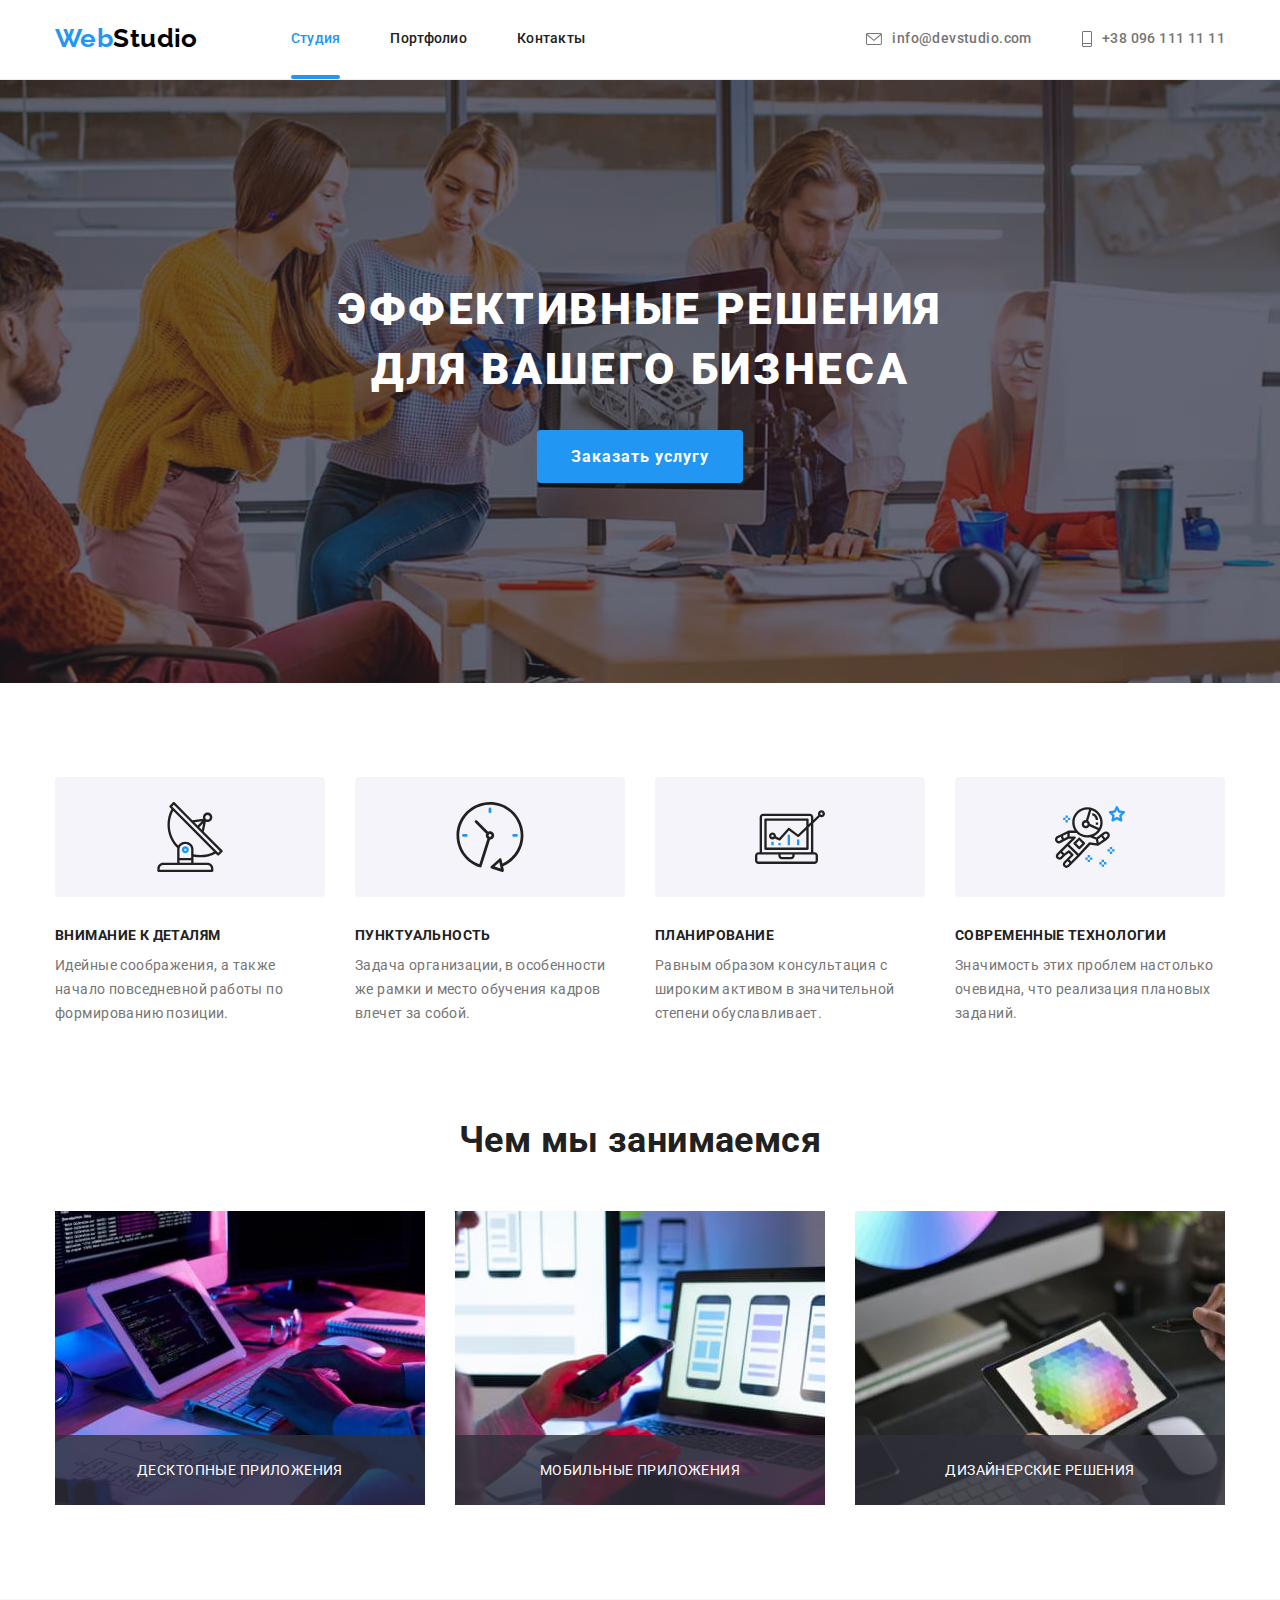
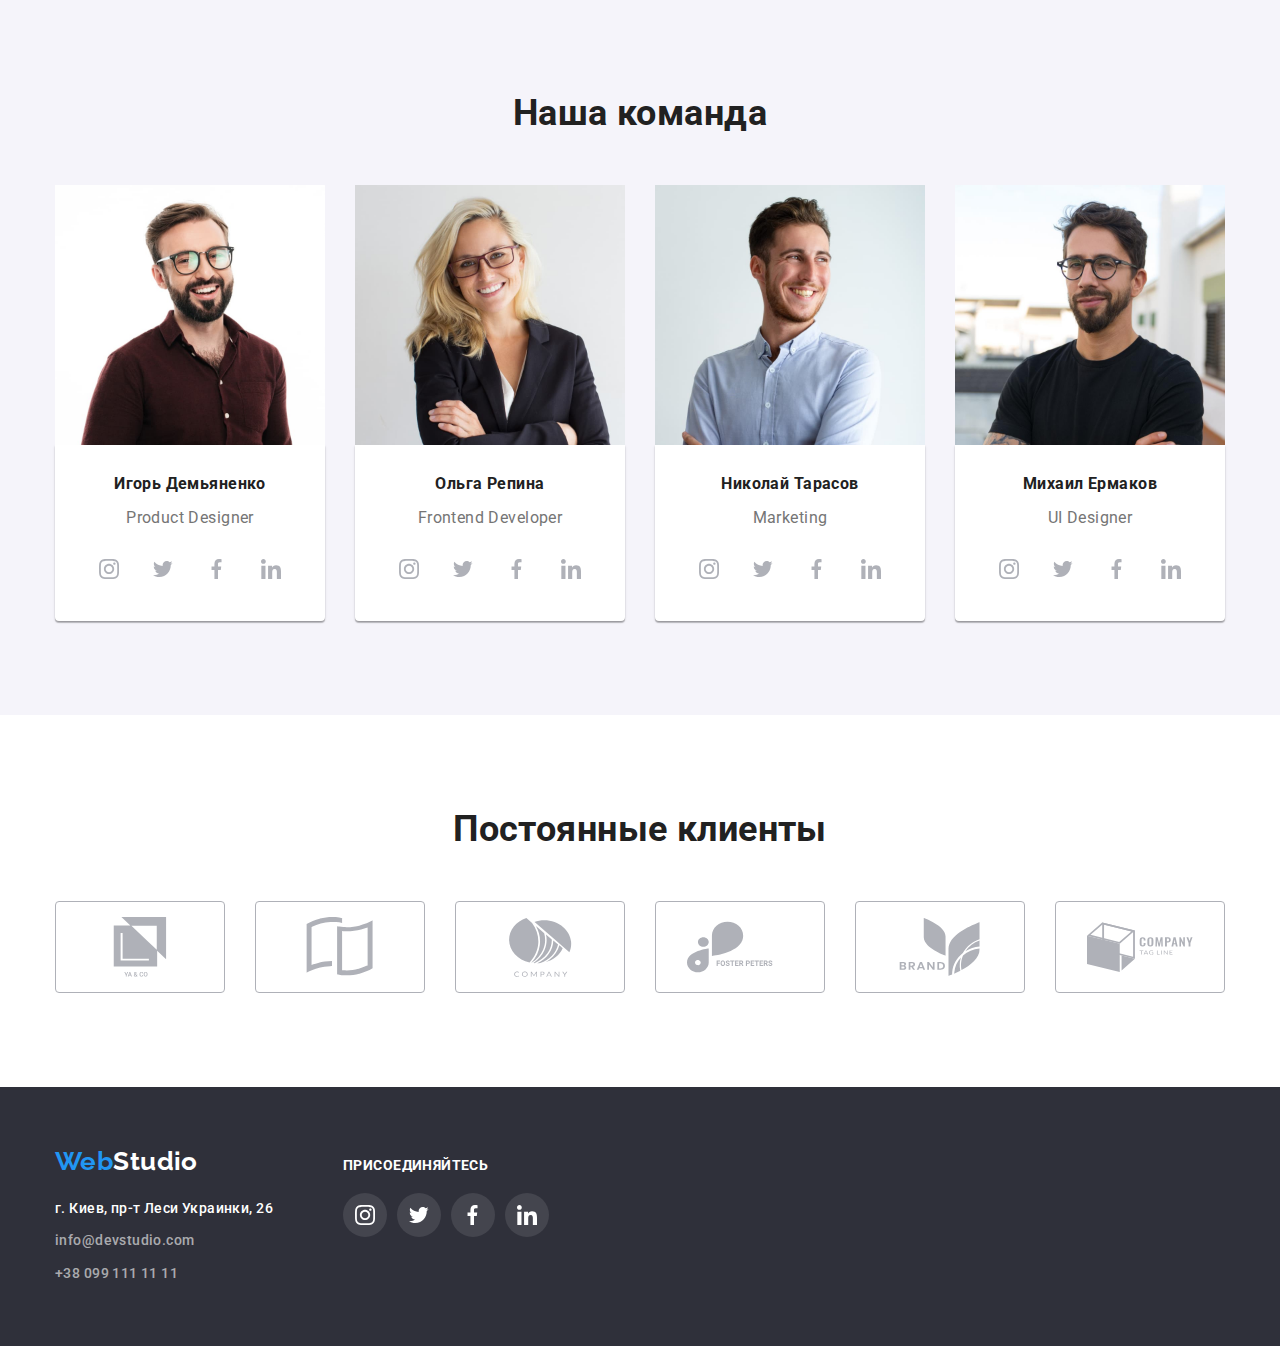
<file: index.html>
<!DOCTYPE html>
<html lang="ru">
    <head>
        <meta charset="UTF-8">
        <meta http-equiv="X-UA-Compatible" content="IE=edge">
        <meta name="viewport" content="width=device-width, initial-scale=1.0">
        <title>Document</title>
        <link rel="stylesheet"
            href="https://cdnjs.cloudflare.com/ajax/libs/modern-normalize/1.1.0/modern-normalize.min.css">
        <link rel="preconnect" href="https://fonts.googleapis.com">
        <link rel="preconnect" href="https://fonts.gstatic.com" crossorigin>
        <link
            href="https://fonts.googleapis.com/css2?family=Raleway:wght@700&family=Roboto:wght@400;500;700;900&display=swap"
            rel="stylesheet">
        <link rel="stylesheet" href="./css/styles.css">
    </head>


    <body>
        <header class="header">
            <div class="container header-container">
                <nav class="site-nav header-wrap">
                    <a class="link logo" href=""> <span class="web">Web</span>Studio</a>
                    <ul class="header-list list">
                        <li class="header-item"> <a class="header-link link
                                current-page-link"
                                href="">Студия</a></li>
                        <li class="header-item"> <a class="header-link link"
                                href="./portfolio.html"> Портфолио</a></li>
                        <li class="header-item"> <a class="header-link link"
                                href=""> Контакты</a></li>
                    </ul>
                </nav>
                <ul class="list contacts-nav">
                    <li class="contacts-item"> <a class="contacts-link link"
                            href="mailto:info@devstudio.com">
                            <svg class="contacts-icon" width="16" height="12">
                                <use href="./images/icons.svg#icon-envelope"></use>
                            </svg>
                            <span>info@devstudio.com</span>
                        </a></li>
                    <li class="contacts-item"> <a class="contacts-link link"
                            href="tel:+380961111111">
                            <svg class="contacts-icon" width="10" height="16">
                                <use href="./images/icons.svg#icon-phone"></use>
                            </svg>
                            <span>+38
                                096
                                111 11 11</span>
                        </a></li>
                </ul>
            </div>
        </header>
        <main>
            <section class="hero">
                <div class="container">
                    <h1 class="hero-title">Эффективные решения для вашего
                        бизнеса</h1>
                    <button type="button hero-btn" class="button"
                        data-modal-open>Заказать
                        услугу</button>
                </div>
            </section>
            <section class="section">
                <div class="container">
                    <h2 class="visually-hidden">Наши преимущества</h2>
                    <ul class="advantages-list list">
                        <li class="advantages-item">
                            <div class="advantages-wrap">
                                <svg class="advantages-icon" width="70"
                                    height="70">
                                    <use
                                        href="./images/icons.svg#icon-advantages1"></use>
                                </svg>
                            </div>
                            <h3 class="advantages-descr section-subtitle">Внимание
                                к
                                деталям</h3>
                            <p class="subtitle-text">Идейные соображения, а
                                также
                                начало повседневной
                                работы по формированию позиции.</p>
                        </li>
                        <li class="advantages-item">
                            <div class="advantages-wrap">
                                <svg class="advantages-icon" width="70"
                                    height="70">
                                    <use
                                        href="./images/icons.svg#icon-advantages2"></use>
                                </svg>
                            </div>
                            <h3 class="advantages-descr section-subtitle">Пунктуальность</h3>
                            <p class="subtitle-text">Задача организации, в
                                особенности же рамки и место
                                обучения кадров влечет за собой.</p>
                        </li>
                        <li class="advantages-item">
                            <div class="advantages-wrap">
                                <svg class="advantages-icon" width="70"
                                    height="70">
                                    <use
                                        href="./images/icons.svg#icon-advantages3"></use>
                                </svg>
                            </div>
                            <h3 class="advantages-descr section-subtitle">Планирование</h3>
                            <p class="subtitle-text">Равным образом
                                консультация
                                с
                                широким активом в
                                значительной степени обуславливает.</p>
                        </li>
                        <li class="advantages-item">
                            <div class="advantages-wrap">
                                <svg class="advantages-icon" width="70"
                                    height="70">
                                    <use
                                        href="./images/icons.svg#icon-advantages4"></use>
                                </svg>
                            </div>
                            <h3 class="advantages-descr section-subtitle">Современные
                                технологии</h3>
                            <p class="subtitle-text">Значимость этих проблем
                                настолько очевидна, что
                                реализация плановых заданий.</p>
                        </li>
                    </ul>
                </div>
            </section>
            <section class="section features">
                <div class="container">
                    <h2 class="section-title">Чем мы
                        занимаемся</h2>
                    <ul class="features-list list features-wrap">
                        <li class="features-item"> <img
                                src="./images/computer.jpg"
                                alt="схема" width="370">
                            <div class="features-text-thumb">
                                <p class="features-text">
                                    десктопные приложения</p></div>
                        </li>
                        <li class="features-item"> <img
                                src="./images/phone.jpg"
                                alt="телефон" width="370">
                            <div class="features-text-thumb">
                                <p class="features-text">
                                    мобильные приложения</p></div>
                        </li>
                        <li class="features-item"> <img
                                src="./images/colors.jpg"
                                alt="панель
                                цветов" width="370">
                            <div class="features-text-thumb">
                                <p class="features-text">
                                    дизайнерские решения</p></div>
                        </li>
                    </ul>
                </div>
            </section>
            <section class="section team">
                <div class="container">
                    <h2 class="section-title">Наша команда</h2>
                    <ul class="list team-list team-wrap">
                        <li class="team-item">
                            <img src="./images/Product-designer.jpg"
                                alt="Product-designer" width="270">
                            <div class="team-container">
                                <h3 class="team-member-name section-subtitle">Игорь
                                    Демьяненко</h3>
                                <p class="team-member-pos subtitle-text">Product
                                    Designer</p>
                                <ul class="list team-social-list">
                                    <li class="item team-social-item"> <a
                                            href="https://www.instagram.com"
                                            class="link team-social-link"> <svg
                                                class="team-social-icon"
                                                width="20" height="20">
                                                <use
                                                    href="./images/icons.svg#icon-instagram-icon"></use>
                                            </svg> </a> </li>
                                    <li class="item team-social-item"> <a
                                            href="" class="link
                                            team-social-link"> <svg
                                                class="team-social-icon"
                                                width="20" height="20">
                                                <use
                                                    href="./images/icons.svg#icon-twitter-icon"></use>
                                            </svg> </a> </li>
                                    <li class="item team-social-item"> <a
                                            href="https://www.facebook.com"
                                            class="link team-social-link"> <svg
                                                class="team-social-icon"
                                                width="20" height="20">
                                                <use
                                                    href="./images/icons.svg#icon-facebook-icon"></use>
                                            </svg> </a> </li>
                                    <li class="item team-social-item"> <a
                                            href="https://www.linkedin.com"
                                            class="link team-social-link"> <svg
                                                class="team-social-icon"
                                                width="20" height="20">
                                                <use
                                                    href="./images/icons.svg#icon-linkedin-icon"></use>
                                            </svg> </a> </li>
                                </ul>
                            </div>
                        </li>
                        <li class="team-item">
                            <img src="./images/Front-end-developer.jpg"
                                alt="Front-end-developer" width="270">
                            <div class="team-container">
                                <h3 class="team-member-name section-subtitle">Ольга
                                    Репина</h3>
                                <p class="team-member-pos subtitle-text">Frontend
                                    Developer</p>
                                <ul class="list team-social-list">
                                    <li class="item team-social-item"> <a
                                            href="https://www.instagram.com"
                                            class="link team-social-link"> <svg
                                                class="team-social-icon"
                                                width="20" height="20">
                                                <use
                                                    href="./images/icons.svg#icon-instagram-icon"></use>
                                            </svg> </a> </li>
                                    <li class="item team-social-item"> <a
                                            href="https://www.twitter.com"
                                            class="link team-social-link"> <svg
                                                class="team-social-icon"
                                                width="20" height="20">
                                                <use
                                                    href="./images/icons.svg#icon-twitter-icon"></use>
                                            </svg> </a> </li>
                                    <li class="item team-social-item"> <a
                                            href="https://www.facebook.com"
                                            class="link team-social-link"> <svg
                                                class="team-social-icon"
                                                width="20" height="20">
                                                <use
                                                    href="./images/icons.svg#icon-facebook-icon"></use>
                                            </svg> </a> </li>
                                    <li class="item team-social-item"> <a
                                            href="https://www.linkedin.com"
                                            class="link team-social-link"> <svg
                                                class="team-social-icon"
                                                width="20" height="20">
                                                <use
                                                    href="./images/icons.svg#icon-linkedin-icon"></use>
                                            </svg> </a> </li>
                                </ul>
                            </div>
                        </li>
                        <li class="team-item">
                            <img src="./images/Marketing.jpg"
                                alt="Marketing" width="270">
                            <div class="team-container">
                                <h3 class="team-member-name section-subtitle">Николай
                                    Тарасов</h3>
                                <p class="team-member-pos subtitle-text">Marketing</p>
                                <ul class="list team-social-list">
                                    <li class="item team-social-item"> <a
                                            href="https://www.instagram.com"
                                            class="link team-social-link"> <svg
                                                class="team-social-icon"
                                                width="20" height="20">
                                                <use
                                                    href="./images/icons.svg#icon-instagram-icon"></use>
                                            </svg> </a> </li>
                                    <li class="item team-social-item"> <a
                                            href="https://www.twitter.com"
                                            class="link team-social-link"> <svg
                                                class="team-social-icon"
                                                width="20" height="20">
                                                <use
                                                    href="./images/icons.svg#icon-twitter-icon"></use>
                                            </svg> </a> </li>
                                    <li class="item team-social-item"> <a
                                            href="https://www.facebook.com"
                                            class="link team-social-link"> <svg
                                                class="team-social-icon"
                                                width="20" height="20">
                                                <use
                                                    href="./images/icons.svg#icon-facebook-icon"></use>
                                            </svg> </a> </li>
                                    <li class="item team-social-item"> <a
                                            href="https://www.linkedin.com"
                                            class="link team-social-link"> <svg
                                                class="team-social-icon"
                                                width="20" height="20">
                                                <use
                                                    href="./images/icons.svg#icon-linkedin-icon"></use>
                                            </svg> </a> </li>
                                </ul>
                            </div>
                        </li>
                        <li class="team-item">
                            <img src="./images/Designer.jpg"
                                alt="u-i-designer" width="270">
                            <div class="team-container">
                                <h3 class="team-member-name section-subtitle">Михаил
                                    Ермаков</h3>
                                <p class="team-member-pos subtitle-text">UI
                                    Designer</p>
                                <ul class="list team-social-list">
                                    <li class="item team-social-item"> <a
                                            href="https://www.instagram.com"
                                            class="link team-social-link"> <svg
                                                class="team-social-icon"
                                                width="20" height="20">
                                                <use
                                                    href="./images/icons.svg#icon-instagram-icon"></use>
                                            </svg> </a> </li>
                                    <li class="item team-social-item"> <a
                                            href="https://www.twitter.com"
                                            class="link team-social-link"> <svg
                                                class="team-social-icon"
                                                width="20" height="20">
                                                <use
                                                    href="./images/icons.svg#icon-twitter-icon"></use>
                                            </svg> </a> </li>
                                    <li class="item team-social-item"> <a
                                            href="https://www.facebook.com"
                                            class="link team-social-link"> <svg
                                                class="team-social-icon"
                                                width="20" height="20">
                                                <use
                                                    href="./images/icons.svg#icon-facebook-icon"></use>
                                            </svg> </a> </li>
                                    <li class="item team-social-item"> <a
                                            href="https://www.linkedin.com"
                                            class="link team-social-link"> <svg
                                                class="team-social-icon"
                                                width="20" height="20">
                                                <use
                                                    href="./images/icons.svg#icon-linkedin-icon"></use>
                                            </svg> </a> </li>
                                </ul>
                            </div>
                        </li>
                    </ul>
                </div>
            </section>
            <section class="section our-clients">
                <div class="container">
                    <h2 class="section-title">Постоянные клиенты</h2>
                    <ul class="our-clients-list list">
                        <li class="our-clients-item item"> <a href=""
                                class="link our-clients-link">
                                <svg class="our-clients-icon" width="106"
                                    height="60">
                                    <use href="./images/icons.svg#icon-client1"></use>
                                </svg>
                            </a> </li>
                        <li class="our-clients-item item"> <a href=""
                                class="link our-clients-link">
                                <svg class="our-clients-icon" width="106"
                                    height="60">
                                    <use href="./images/icons.svg#icon-client2"></use>
                                </svg>
                            </a> </li>
                        <li class="our-clients-item item"> <a href=""
                                class="link our-clients-link">
                                <svg class="our-clients-icon" width="106"
                                    height="60">
                                    <use href="./images/icons.svg#icon-client3"></use>
                                </svg>
                            </a> </li>
                        <li class="our-clients-item item"> <a href=""
                                class="link our-clients-link">
                                <svg class="our-clients-icon" width="106"
                                    height="60">
                                    <use href="./images/icons.svg#icon-client4"></use>
                                </svg>
                            </a> </li>
                        <li class="our-clients-item item"> <a href=""
                                class="link our-clients-link">
                                <svg class="our-clients-icon" width="106"
                                    height="60">
                                    <use href="./images/icons.svg#icon-client5"></use>
                                </svg>
                            </a> </li>
                        <li class="our-clients-item item"> <a href=""
                                class="link our-clients-link">
                                <svg class="our-clients-icon" width="106"
                                    height="60">
                                    <use href="./images/icons.svg#icon-client6"></use>
                                </svg>
                            </a> </li>
                    </ul>
                </div>
            </section>
        </main>

        <footer class="footer">
            <div class="container footer-wrap">
                <div class="contact-us-footer">
                    <a class="logo logo-white" href=""> <span class="web">Web</span>Studio</a>
                    <address class="address">
                        <ul class="list footer-list">
                            <li class="address-item"> <a class="link
                                    contacts-link
                                    address-link"
                                    href="https://www.google.com/maps/place/%D0%B1%D1%83%D0%BB.+%D0%9B%D0%B5%D1%81%D0%B8+%D0%A3%D0%BA%D1%80%D0%B0%D0%B8%D0%BD%D0%BA%D0%B8,+26,+%D0%9A%D0%B8%D0%B5%D0%B2,+02000/@50.4265807,30.5361971,17z/data=!3m1!4b1!4m5!3m4!1s0x40d4cf0e033ecbe9:0x57a4dffefec77da0!8m2!3d50.4265807!4d30.5383859">г.
                                    Киев,
                                    пр-т Леси
                                    Украинки, 26</a></li>
                            <li class="address-item"><a
                                    class="contacts-link-white
                                    contacts-link
                                    link"
                                    href="mailto:info@devstudio.com">info@devstudio.com</a></li>
                            <li><a class="contacts-link-white
                                    contacts-link
                                    link"
                                    href="tel:+380991111111">+38
                                    099 111
                                    11 11</a></li>
                        </ul>
                    </address>
                </div>
                <div class="join-us">
                    <h2 class="join-us-title">присоединяйтесь</h2>
                    <ul class="list footer-social-list">
                        <li class="item footer-social-item"> <a class="link
                                join-us-link"
                                href="https://www.instagram.com">
                                <svg class="footer-social-icon" width="20"
                                    height="20">
                                    <use
                                        href="./images/icons.svg#icon-instagram-icon"></use>
                                </svg>
                            </a></li>
                        <li class="item footer-social-item"> <a class="link
                                join-us-link"
                                href="https://www.twitter.com">
                                <svg class="footer-social-icon" width="20"
                                    height="20">
                                    <use
                                        href="./images/icons.svg#icon-twitter-icon"></use>
                                </svg>
                            </a></li>
                        <li class="item footer-social-item"> <a class="link
                                join-us-link"
                                href="https://www.facebook.com">
                                <svg class="footer-social-icon" width="20"
                                    height="20">
                                    <use
                                        href="./images/icons.svg#icon-facebook-icon"></use>
                                </svg>
                            </a></li>
                        <li class="item footer-social-item"> <a class="link
                                join-us-link"
                                href="https://www.linkedin.com">
                                <svg class="footer-social-icon" width="20"
                                    height="20">
                                    <use
                                        href="./images/icons.svg#icon-linkedin-icon"></use>
                                </svg>
                            </a></li>
                    </ul>
                </div>
            </div>
        </footer>
        <div class="backdrop is-hidden" data-modal>
            <div class="modal">
                <button type="button" class="close-icon-btn"
                    data-modal-close>
                    <svg class="close-icon" width="18" height="18">
                        <use href="./images/icons.svg#icon-close-cross"></use>
                    </svg>
                </button>
            </div>
        </div>
        <script src="./js/modal.js"></script>
    </body>
</html>
</file>
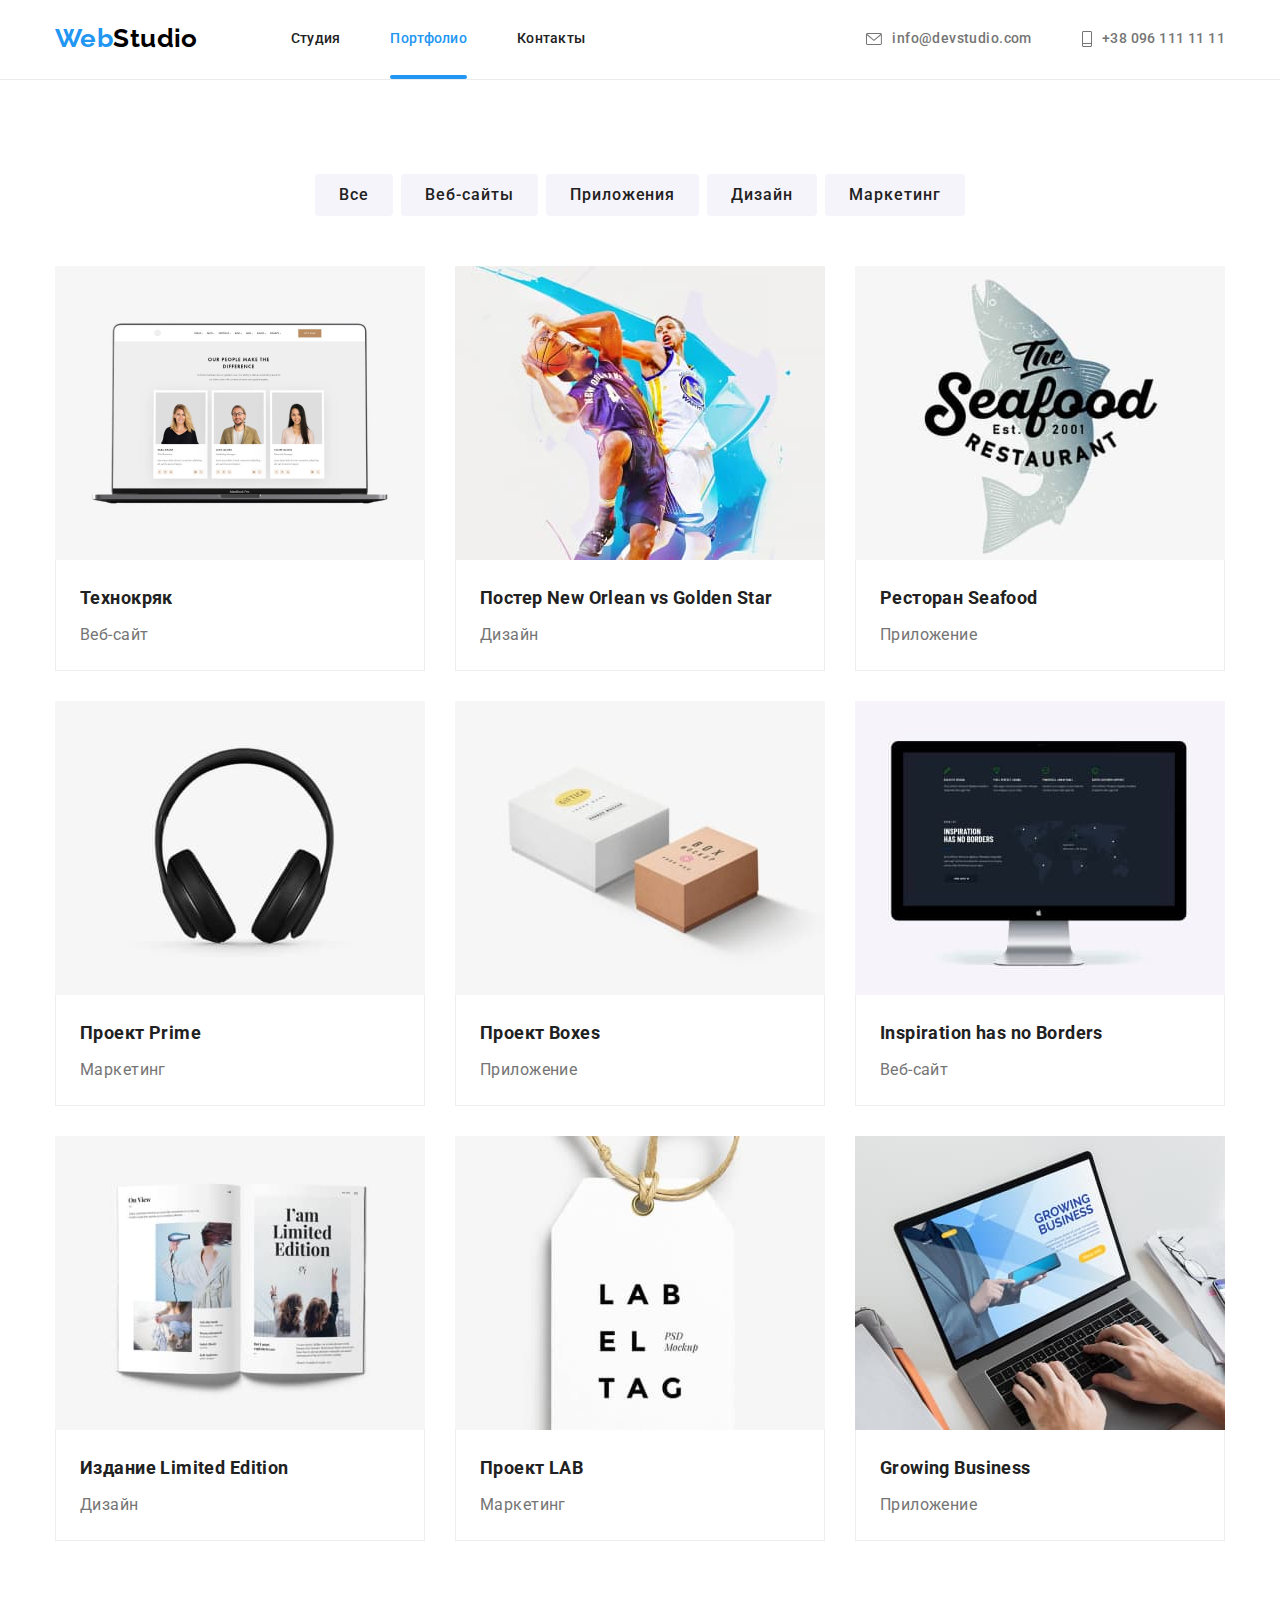
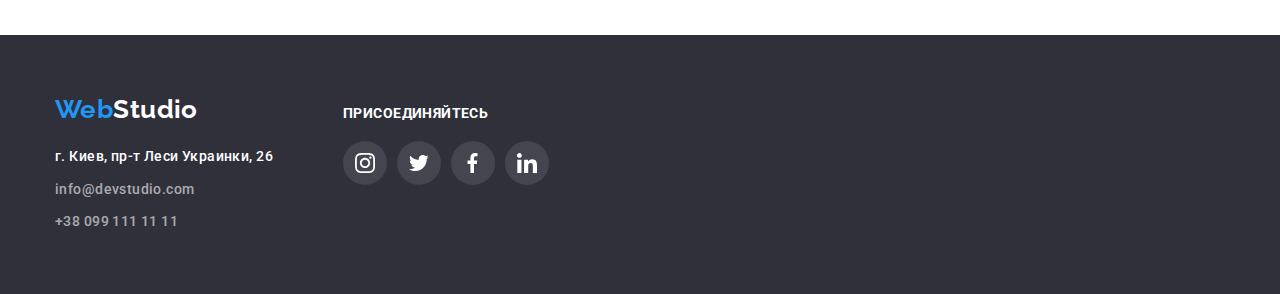
<file: portfolio.html>
<!DOCTYPE html>
<html lang="en">
    <head>
        <meta charset="UTF-8">
        <meta http-equiv="X-UA-Compatible" content="IE=edge">
        <meta name="viewport" content="width=device-width, initial-scale=1.0">
        <title>Document</title>
        <link rel="stylesheet"
            href="https://cdnjs.cloudflare.com/ajax/libs/modern-normalize/1.1.0/modern-normalize.min.css">
        <link rel="preconnect" href="https://fonts.googleapis.com">
        <link rel="preconnect" href="https://fonts.gstatic.com" crossorigin>
        <link
            href="https://fonts.googleapis.com/css2?family=Raleway:wght@700&family=Roboto:wght@400;500;700;900&display=swap"
            rel="stylesheet">
        <link rel="stylesheet" href="./css/styles.css">
    </head>
    <body>
        <header class="header">
            <div class="container header-container">
                <nav class="site-nav header-wrap">
                    <a class="link logo" href=""> <span class="web">Web</span>Studio</a>
                    <ul class="header-list list">
                        <li class="header-item"> <a class="header-link link"
                                href="./index.html">Студия</a></li>
                        <li class="header-item"> <a class="header-link link current-page-link"
                                href="./portfolio.html"> Портфолио</a></li>
                        <li class="header-item"> <a class="header-link link"
                                href=""> Контакты</a></li>
                    </ul>
                </nav>
                <ul class="list contacts-nav">
                    <li class="contacts-item"> <a class="contacts-link link"
                            href="mailto:info@devstudio.com">
                            <svg class="contacts-icon" width="16" height="12">
                                <use href="./images/icons.svg#icon-envelope"></use>
                            </svg>
                            <span>info@devstudio.com</span>
                        </a></li>
                    <li class="contacts-item"> <a class="contacts-link link"
                            href="tel:+380961111111">
                            <svg class="contacts-icon" width="10" height="16">
                                <use href="./images/icons.svg#icon-phone"></use>
                            </svg>
                            <span>+38
                                096
                                111 11 11</span>
                        </a></li>
                </ul>
            </div>
        </header>
        <main>
            <section class="section">
                <div class="container">
                    <h1 class="visually-hidden">Проекты</h1>
                    <ul class="list projects-list">
                        <li class="item projects-item">
                            <button type="button" class="button
                                projects-button">Все</button></li>
                        <li class="item projects-item"><button type="button"
                                class="button projects-button">Веб-сайты</button></li>
                        <li class="item projects-item"><button type="button"
                                class="button projects-button">Приложения</button></li>
                        <li class="item projects-item"><button type="button"
                                class="button projects-button"> Дизайн</button></li>
                        <li class="item projects-item"><button type="button"
                                class="button projects-button">Маркетинг</button></li>
                    </ul>
                    <ul class="list projects-wrap">
                        <li class="item projects-item-wrap">
                            <a href="" class="link projects-item-link">
                                
                                <div class="projects-overlay">
                                <img
                                    src="./images/project1.jpg" alt="Сайт
                                    Технокряк" width="370">
                                <p class="projects-overlay-text">Технокряк это современная площадка распространения коронавируса. Компании используют эту платформу для цифрового шпионажа и атак на защищённые сервера конкурентов.</p>
                                
                                </div>
                            
                                <div class="projects-content">
                                    <h2 class="projects-name-link
                                        section-subtitle">Технокряк</h2>
                                    <p class="projects-type-link subtitle-text">Веб-сайт</p>
                                </div>
                            </a>

                        </li>
                        <li class="item projects-item-wrap">
                            <a href="" class="link projects-item-link">
                                <div class="projects-overlay">
                                <img
                                    src="./images/project2.jpg" alt="Дизайн
                                    Постер
                                    New Orlean vs
                                    Golden Star" width="370">
                                    <p class="projects-overlay-text">Технокряк это современная площадка распространения коронавируса. Компании используют эту платформу для цифрового шпионажа и атак на защищённые сервера конкурентов.</p>
                                </div>    
                                <div class="projects-content">
                                    <h2 class="projects-name-link
                                        section-subtitle">Постер
                                        New Orlean vs
                                        Golden Star</h2>
                                    <p class="projects-type-link subtitle-text">Дизайн</p>
                                </div>
                            </a>
                        </li>
                        <li class="item projects-item-wrap">
                            <a href="" class="link projects-item-link">
                                <div class="projects-overlay">
                                <img
                                    src="./images/project3.jpg" alt="Ресторан
                                    Seafood" width="370">
                                    <p class="projects-overlay-text">Технокряк это современная площадка распространения коронавируса. Компании используют эту платформу для цифрового шпионажа и атак на защищённые сервера конкурентов.</p>
                                </div>
                                <div class="projects-content">
                                    <h2 class="projects-name-link
                                        section-subtitle">Ресторан
                                        Seafood</h2>
                                    <p class="projects-type-link subtitle-text">Приложение</p>
                                </div>
                            </a>
                        </li>
                        <li class="item projects-item-wrap">
                            <a href="" class="link projects-item-link">
                                <div class="projects-overlay">
                                <img
                                    src="./images/project4.jpg" alt="Наушники,
                                    проект Prime" width="370">
                                    <p class="projects-overlay-text">Технокряк это современная площадка распространения коронавируса. Компании используют эту платформу для цифрового шпионажа и атак на защищённые сервера конкурентов.</p>
                                </div>
                                <div class="projects-content">
                                    <h2 class="projects-name-link
                                        section-subtitle">Проект
                                        Prime</h2>
                                    <p class="projects-type-link subtitle-text">Маркетинг</p>
                                </div>
                            </a>
                        </li>
                        <li class="item projects-item-wrap">
                            <a href="" class="link projects-item-link">
                                <div class="projects-overlay">
                                <img
                                    src="./images/project5.jpg" alt="Boxes"
                                    width="370">
                                    <p class="projects-overlay-text">Технокряк это современная площадка распространения коронавируса. Компании используют эту платформу для цифрового шпионажа и атак на защищённые сервера конкурентов.</p>
                                </div>
                                <div class="projects-content">
                                    <h2 class="projects-name-link
                                        section-subtitle">Проект
                                        Boxes</h2>
                                    <p class="projects-type-link subtitle-text">Приложение</p>
                                </div>
                            </a>
                        </li>
                        <li class="item projects-item-wrap">
                            <a href="" class="link projects-item-link">
                                <div class="projects-overlay">
                                <img
                                    src="./images/project6.jpg" alt="сайт
                                    Inspiration has no
                                    Borders" width="370">
                                    <p class="projects-overlay-text">Технокряк это современная площадка распространения коронавируса. Компании используют эту платформу для цифрового шпионажа и атак на защищённые сервера конкурентов.</p>
                                </div>
                                <div class="projects-content">
                                    <h2 class="projects-name-link
                                        section-subtitle">Inspiration
                                        has no
                                        Borders</h2>
                                    <p class="projects-type-link subtitle-text">Веб-сайт</p>
                                </div>
                            </a>
                        </li>
                        <li class="item projects-item-wrap">
                            <a href="" class="link projects-item-link">
                                <div class="projects-overlay">
                                <img
                                    src="./images/project7.jpg" alt="Издание
                                    Limited
                                    Edition" width="370">
                                    <p class="projects-overlay-text">Технокряк это современная площадка распространения коронавируса. Компании используют эту платформу для цифрового шпионажа и атак на защищённые сервера конкурентов.</p>
                                </div>
                                <div class="projects-content">
                                    <h2 class="projects-name-link
                                        section-subtitle">Издание
                                        Limited
                                        Edition</h2>
                                    <p class="projects-type-link subtitle-text">Дизайн</p>
                                </div>
                            </a>
                        </li>
                        <li class="item projects-item-wrap">
                            <a href="" class="link projects-item-link">
                                <div class="projects-overlay">
                                <img
                                    src="./images/project8.jpg" alt="Lab El Tag
                                    mock
                                    up" width="370">
                                    <p class="projects-overlay-text">Технокряк это современная площадка распространения коронавируса. Компании используют эту платформу для цифрового шпионажа и атак на защищённые сервера конкурентов.</p>
                                </div>
                                <div class="projects-content">
                                    <h2 class="projects-name-link
                                        section-subtitle">Проект
                                        LAB</h2>
                                    <p class="projects-type-link subtitle-text">Маркетинг</p>
                                </div>
                            </a>
                        </li>
                        <li class="item projects-item-wrap">
                            <a href="" class="link projects-item-link">
                                <div class="projects-overlay">
                                <img
                                    src="./images/project9.jpg" alt="Приложение
                                    Growing Business" width="370">
                                    <p class="projects-overlay-text">Технокряк это современная площадка распространения коронавируса. Компании используют эту платформу для цифрового шпионажа и атак на защищённые сервера конкурентов.</p>
                                </div>
                                <div class="projects-content">
                                    <h2 class="projects-name-link
                                        section-subtitle">Growing
                                        Business</h2>
                                    <p class="projects-type-link subtitle-text">Приложение</p>
                                </div>
                            </a>
                        </li>
                    </ul>
                </div>
            </section>
        </main>
        <footer class="footer">
            <div class="container footer-wrap">
                <div class="contact-us-footer">
                <a class="logo logo-white" href=""> <span class="web">Web</span>Studio</a>
                <address class="address">
                    <ul class="list footer-list">
                        <li class="address-item"> <a class="link contacts-link
                                address-link"
                                href="https://www.google.com/maps/place/%D0%B1%D1%83%D0%BB.+%D0%9B%D0%B5%D1%81%D0%B8+%D0%A3%D0%BA%D1%80%D0%B0%D0%B8%D0%BD%D0%BA%D0%B8,+26,+%D0%9A%D0%B8%D0%B5%D0%B2,+02000/@50.4265807,30.5361971,17z/data=!3m1!4b1!4m5!3m4!1s0x40d4cf0e033ecbe9:0x57a4dffefec77da0!8m2!3d50.4265807!4d30.5383859">г.
                                Киев,
                                пр-т Леси
                                Украинки, 26</a></li>
                        <li class="address-item"><a class="contacts-link-white
                                contacts-link link"
                                href="mailto:info@devstudio.com">info@devstudio.com</a></li>
                        <li><a class="contacts-link-white
                                contacts-link link"
                                href="tel:+380991111111">+38
                                099 111
                                11 11</a></li>
                    </ul>
                </address>
                </div>
                <div class="join-us">
                    <h2 class="join-us-title">присоединяйтесь</h2>
                    <ul class="list footer-social-list">
                        <li class="item footer-social-item"> <a class="link
                                join-us-link"
                                href="https://www.instagram.com">
                                <svg class="footer-social-icon" width="20"
                                    height="20">
                                    <use
                                        href="./images/icons.svg#icon-instagram-icon"></use>
                                </svg>
                            </a></li>
                        <li class="item footer-social-item"> <a class="link
                                join-us-link"
                                href="https://www.twitter.com">
                                <svg class="footer-social-icon" width="20"
                                    height="20">
                                    <use
                                        href="./images/icons.svg#icon-twitter-icon"></use>
                                </svg>
                            </a></li>
                        <li class="item footer-social-item"> <a class="link
                            join-us-link"
                            href="https://www.facebook.com">
                            <svg class="footer-social-icon" width="20"
                                height="20">
                                <use
                                    href="./images/icons.svg#icon-facebook-icon"></use>
                            </svg>
                        </a></a></li>
                        <li class="item footer-social-item"> <a class="link
                            join-us-link"
                            href="https://www.linkedin.com">
                            <svg class="footer-social-icon" width="20"
                                height="20">
                                <use
                                    href="./images/icons.svg#icon-linkedin-icon"></use>
                            </svg>
                        </a></li>
                    </ul>
                </div>
            </div>
        </footer>
    </body>
</html>
</file>
<file: css/styles.css>
/* осовной цвет текста #212121;
    акцент #2196F3;
    цвет текста-2  #757575;
    белый #FFFFFF;
 */
:root {
  --primary-text-color: #212121;
  --secondary-text-color: #757575;
  --btn-color: #ffffff;
  --accent-color: #2196f3;
  --background-section-color: #2f303a;
}

body {
 font-family: "Roboto", sans-serif;
  letter-spacing: 0.03em;
  font-size: 14px;
  color: var(--primary-text-color);
}

p,
h1,
h2,
h3,
h4,
h5,
h6 {
  margin: 0;
}

ul,
p {
  margin: 0;
  padding: 0;
}

img {
  display: block;
}

.container {
  width: 1200px;
  padding-right: 15px;
  padding-left: 15px;
  margin: 0 auto;
}

.list {
  list-style: none;
}

.link {
  text-decoration: none;
}

.button {
  padding: 10px 32px;

  color: var(--btn-color);
  background-color: var(--accent-color);
  border-color: transparent;
  border-radius: 4px;
  font-family: inherit;
  font-weight: 700;
  font-size: 16px;
  line-height: 1.87;
  letter-spacing: 0.06em;
  box-shadow: none;
  cursor: pointer;

  transition: color 250ms cubic-bezier(0.4, 0, 0.2, 1), background-color 250ms cubic-bezier(0.4, 0, 0.2, 1), box-shadow 250ms cubic-bezier(0.4, 0, 0.2, 1);
}


.button:hover,
.button:focus {
  color: #188ce8;
  background-color: #fff;
  box-shadow: 0px 4px 4px rgba(0, 0, 0, 0.15);
}

.visually-hidden {
  position: absolute;
  white-space: nowrap;
  width: 1px;
  height: 1px;
  overflow: hidden;
  border: 0;
  padding: 0;
  clip: rect(0 0 0 0);
  clip-path: inset(50%);
  margin: -1px;
}

/* HEADER */
.header {
    
  padding-top: 24px;
  padding-bottom: 25px;

  border-bottom: 1px solid #ececec;
}

.header-container {
  display: flex;
  align-items: center;
}

.header-wrap {
  display: flex;
  align-items: center;
}

.header-list {
  display: flex;
}

.header-item:not(:last-child) {
  margin-right: 50px;
}

/* Logo */
.logo {
  margin-right: 93px;

  color: #000000;
  font-family: Raleway, sans-serif;
  font-weight: 700;
  font-size: 26px;
}

.web {
  color: var(--accent-color);
}

/* Site Nav */
.site-nav {
  display: flex;
  align-items: center;
}

.header-link {
  color: var(--primary-text-color);
  font-weight: 500;
  line-height: 1.14;
  letter-spacing: 0.02em;

  transition: color 250ms cubic-bezier(0.4, 0, 0.2, 1);
}

.header-link:hover,
.header-link:focus {
  color: var(--accent-color);
}

/* Contacts Nav */
.contacts-nav {
  display: flex;
  margin-left: auto;
}

.contacts-link {
  display: flex;
  align-items: center;

  color: var(--secondary-text-color);
  font-weight: 500;
  line-height: 1.71;
  letter-spacing: 0.03em;

  transition: color 250ms cubic-bezier(0.4, 0, 0.2, 1);
}

.contacts-item + .contacts-item {
  margin-left: 50px;
}

.contacts-link:hover,
.contacts-link:focus {
  color: var(--accent-color);
}

.contacts-icon {
    margin-right: 10px;
    fill: currentColor;
}

/* Hero */
.hero {
  padding-top: 200px;
  padding-bottom: 200px;
  max-width: 1600px;
  margin-right: auto;
  margin-left: auto;

 background-color: gray;
  background-image: linear-gradient(
      to right,
      rgba(47, 48, 58, 0.4),
      rgba(47, 48, 58, 0.4)
    ),
    url(../images/hero-img.jpg);
  background-size: cover;
  background-position: center;
  background-repeat: no-repeat;

  text-align: center;
}

.hero-title {
  width: 696px;
  margin-left: auto;
  margin-right: auto;
  margin-bottom: 30px;

  color: #ffffff;
  font-weight: 900;
  font-size: 44px;
  line-height: 1.36;
  text-align: center;
  letter-spacing: 0.06em;
  text-transform: uppercase;
}

.hero-btn {
  padding-top: 30px;
}

/* section */
.section {
  padding-bottom: 94px;
  padding-top: 94px;
}

.section-title {
  font-weight: 700;
  font-size: 36px;
  line-height: 1.16;
  text-align: center;
  margin-bottom: 50px;
}

.section-subtitle {
  margin-bottom: 10px;

  font-weight: 700;
  line-height: 1.16;
}
.subtitle-text {
  font-size: 14px;
  line-height: 1.71;
  color: var(--secondary-text-color);
}

/* ADVANTAGES */

.advantages-descr {
  font-size: 14px;
  text-transform: uppercase;
}

.advantages-list {
  display: flex;
}

.advantages-item {
  width: calc((100% - 60px) / 3);
}

.advantages-item:not(:last-child) {
  margin-right: 30px;
}

.advantages-wrap {
    width: 270px;
    height: 120px;
    background-color: #F5F4FA;
    border-radius: 4px;
    display: flex;
    justify-content: center;
    align-items: center;
    margin-bottom: 30px;
}

/* FEATURES */
.features {
  padding-top: 0;
}

.features-wrap {
  display: flex;
}

.features-item {
  position: relative;
  width: calc((100% - 60px) / 3);
}

.features-item:not(:last-child) {
  margin-right: 30px;
}

.features-text-thumb {
    position: absolute;
    bottom: 0;
    left: 0;
    width: 100%;
    display: flex;
    justify-content: center;
    align-items: center;
    height: 70px;
    background-color: rgba(47, 48, 58, 0.8);
}

.features-text {

    text-transform: uppercase;
    font-size: 14px;
    line-height: 16px;
    text-align: center;
    letter-spacing: 0.03em;
    text-transform: uppercase;
    color: #FFFFFF;
}

/* TEAM */

.team {
  background-color: #f5f4fa;
}
.team-wrap {
  display: flex;
}

.team-item {
  width: calc((100% - 90px) / 4);
}

.team-item:not(:last-child) {
  margin-right: 30px;
}

.team-container {
  padding-top: 30px;
  padding-bottom: 30px;

  background-color: #fff;
  text-align: center;
  box-shadow: 0px 1px 3px rgba(0, 0, 0, 0.12), 0px 1px 1px rgba(0, 0, 0, 0.14),
    0px 2px 1px rgba(0, 0, 0, 0.2);
  border-radius: 0px 0px 4px 4px;
}

.team-member-name {
  font-size: 16px;
}

.team-member-pos {
  font-size: 16px;
}

.team-social-list {
    display: flex;
    justify-content: center;
    align-items: center;
    margin-top: 16px;
}

.team-social-link {
    display: flex;
    justify-content: center;
    align-items: center;
    width: 44px;
    height: 44px;
    border-radius: 50%;
    background-color: #ffffff;

    transition: background-color 250ms cubic-bezier(0.4, 0, 0.2, 1);
}  
.team-social-link:hover, .team-social-link:focus {
background-color: var(--accent-color);
}

.team-social-link:hover .team-social-icon, .team-social-link:focus .team-social-icon {
    fill: #fff;  
}

.team-social-item + .team-social-item {
    margin-left: 10px;
}

.team-social-icon {
    fill:#AFB1B8;
    transition: fill 250ms cubic-bezier(0.4, 0, 0.2, 1);
}


/* OUR CLIENTS */
.our-clients-list {
    display: flex;
    justify-content: center;
}
.our-clients-link {
    display: flex;
    justify-content: center;
    align-items: center;
    width: 170px;
    height: 92px;
    border: 1px solid #AFB1B8;
    border-radius: 4px;

    transition: border 250ms cubic-bezier(0.4, 0, 0.2, 1);
}

.our-clients-item + .our-clients-item {
    margin-left: 30px;
}

.our-clients-icon {
    fill: #AFB1B8;

    transition: fill 250ms cubic-bezier(0.4, 0, 0.2, 1);
}

.our-clients-link:hover,
.our-clients-link:focus {
    border: 1px solid var(--accent-color);
}

.our-clients-link:hover .our-clients-icon,
.our-clients-link:focus .our-clients-icon {
    fill: var(--accent-color);
} 


/* Footer */
.footer {
  padding-top: 60px;
  padding-bottom: 60px;

  background-color: var(--background-section-color);
  color: #ffffff;
}

.logo-white {
  display: inline-block;
  margin-bottom: 20px;
  margin-right: 0;

  color: #ffffff;
  text-decoration: none;
}

.address {
  font-style: normal;
}
.address-link {
  color: #ffffff;
}

.contacts-link-white {
  color: rgba(255, 255, 255, 0.6);
}

.address-item {
  margin-bottom: 9px;
}

.join-us-title {
  margin-bottom: 20px;

  text-transform: uppercase;
  color: #ffffff;
  font-size: 14px;
  font-weight: 700;
}

.footer-social-list {
    display: flex;
    justify-content: center;
}

.join-us-link {
    display: flex;
    justify-content: center;
    align-items: center;

    width: 44px;
    height: 44px;
    background-color: rgba(255, 255, 255, 0.1);
    border-radius: 50%;

    transition: background-color 250ms cubic-bezier(0.4, 0, 0.2, 1);
}

.join-us-link:hover, .join-us-link:focus {
    background-color: var(--accent-color);
}

.footer-social-item + .footer-social-item {
  margin-left: 10px;
}

.footer-social-icon {
    fill: #ffffff;
}

.footer-wrap {
  display: flex;
  align-items: baseline;
}

.contact-us-footer {
  margin-right: 70px;
}

/* Projects */
.current-page-link {
  color: var(--accent-color);
  position: relative;
}

.current-page-link::after {
    position: absolute;
    left: 0;
    bottom: -33px;
    content: '';
    display: inline-block;
    width: 100%;
    height: 4px;
    background-color: var(--accent-color);
    border-radius: 2px;
}

/* PROJECTS OVERLAY */
.projects-overlay {
    position: relative;
    overflow: hidden;
}

.projects-overlay-text {
    position: absolute;
    top: 0;
    left: 0;
    padding: 63px 24px;

    font-size: 18px;
    line-height: 1.56;
    letter-spacing: 0.03em;
    color: #FFFFFF;
    background-color: var(--accent-color);

    transform: translateY(100%);
    transition: transform 250ms cubic-bezier(0.4, 0, 0.2, 1);
}

.projects-item-link:hover .projects-overlay-text,
.projects-item-link:focus .projects-overlay-text {
    transform: translateY(0);
}

.projects-list {
  display: flex;
  justify-content: center;
  margin-bottom: 50px;
}

.projects-item + .projects-item {
  margin-left: 8px;
}

.projects-button {
  padding: 6px 22px;

  background-color: #f5f4fa;
  color: var(--primary-text-color);
  font-weight: 500;
  line-height: 1.63;
  border-radius: 4px;
}

.projects-button:hover,
.projects-button:focus {
  background-color: var(--accent-color);
  color: var(--btn-color);
}

.projects-name-link {
  margin-bottom: 4px;

  font-size: 18px;
  line-height: 2;
  color: var(--primary-text-color);
}

.projects-type-link {
  font-size: 16px;
  line-height: 1.87;
  color: var(--secondary-text-color);
}

.projects-wrap {
  display: flex;
  flex-wrap: wrap;
  margin: -15px;
}

.projects-item-wrap {
  width: calc((100% - 90px) / 3);
  margin: 15px;
}

.projects-content {
  padding: 20px 24px;

  border: 1px solid #eeeeee;
  border-top: none;
}

.projects-item-link{
    position: relative;
    display: block;

    transition: box-shadow 250ms cubic-bezier(0.4, 0, 0.2, 1);
}

.projects-item-link:hover,
.projects-item-link:focus {
    box-shadow: 0px 1px 1px rgba(0, 0, 0, 0.12), 0px 4px 4px rgba(0, 0, 0, 0.06), 1px 4px 6px rgba(0, 0, 0, 0.16);
}

.backdrop {
    position: fixed;
    top: 0;
    left: 0;
    width: 100%;
    height: 100%;
    background-color: rgba(0, 0, 0, 0.2);

    opacity: 1;
    transition: opacity 250ms cubic-bezier(0.4, 0, 0.2, 1), visibility 250ms cubic-bezier(0.4, 0, 0.2, 1);
}

.backdrop.is-hidden .modal {
    transform: translate(-50%, -50%) rotate(-10deg) scale(0.7);
}

.modal {
    position: absolute;
    top: 50%;
    left: 50%;
    width: 528px;
    height: 581px;

    background-color: #FFFFFF;
    box-shadow: 0px 1px 3px rgba(0, 0, 0, 0.12), 0px 1px 1px rgba(0, 0, 0, 0.14), 0px 2px 1px rgba(0, 0, 0, 0.2);
    border-radius: 4px;

    transform: translate(-50%, -50%) rotate(0) scale(1);
    transition: transform 250ms cubic-bezier(0.4, 0, 0.2, 1);
}

.backdrop.is-hidden {
    opacity: 0;
    pointer-events: none;
    visibility: hidden;
}

.close-icon-btn {
    position: absolute;
    top: 8px;
    right: 8px;
    display: flex;
    justify-content: center;
    align-items: center;

    width: 30px;
    height: 30px;
    background-color: #fff;
    border: 1px solid rgba(0, 0, 0, 0.1);
    border-radius: 50%;
    cursor: pointer;
}

.close-icon{
    fill: #000000;
}
</file>
